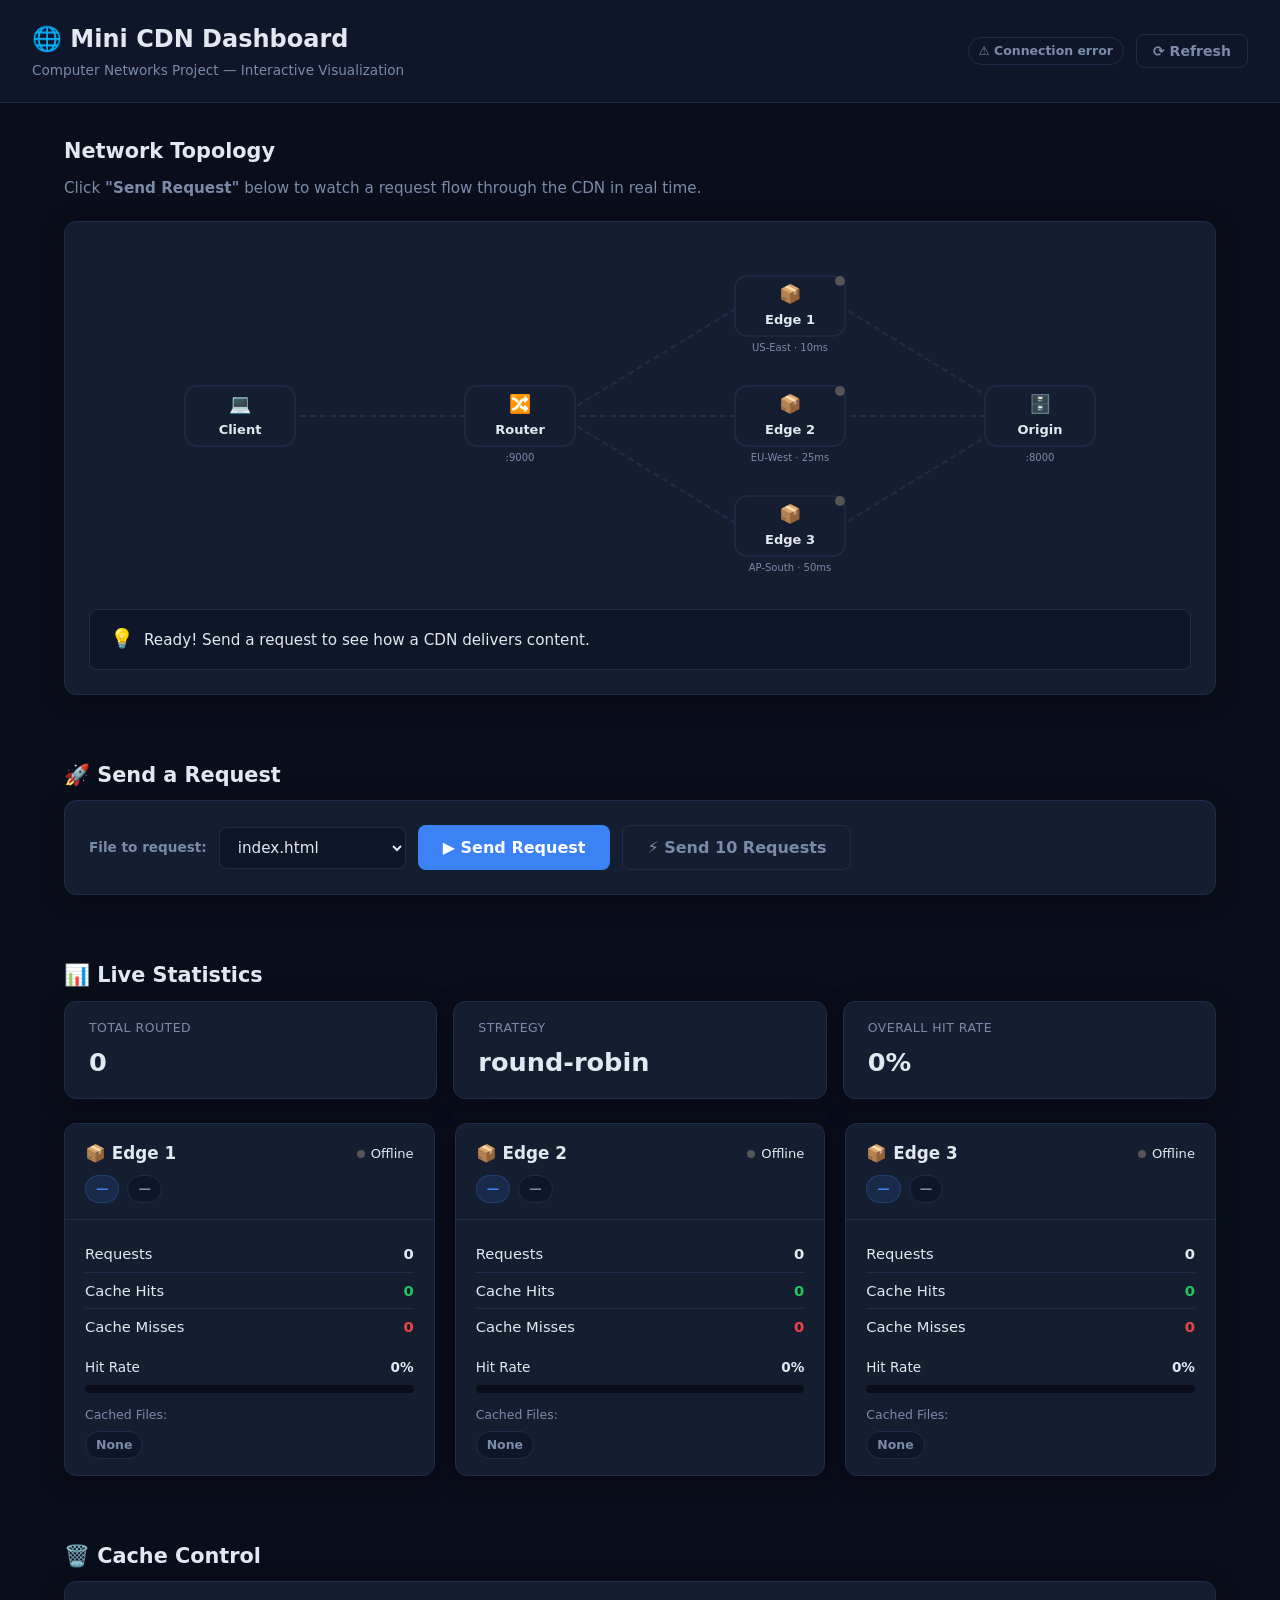
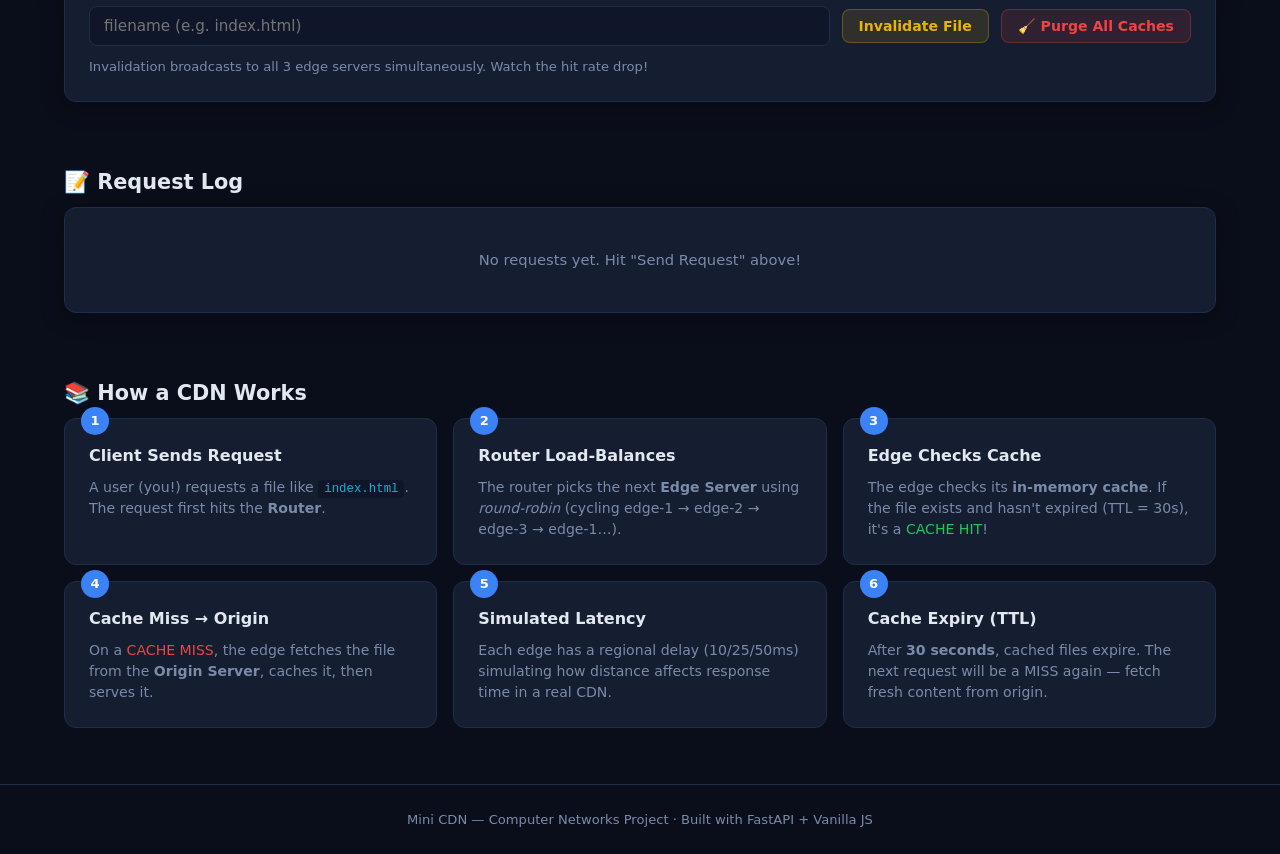
<file: dashboard/index.html>
<!DOCTYPE html>
<html lang="en">
<head>
  <meta charset="UTF-8" />
  <meta name="viewport" content="width=device-width, initial-scale=1.0" />
  <title>🌐 Mini CDN — Interactive Dashboard</title>
  <link rel="stylesheet" href="style.css" />
</head>
<body>

  <!-- ═══════════════════════════════════════════════════════ HEADER -->
  <header class="header">
    <div class="header-left">
      <h1>🌐 Mini CDN Dashboard</h1>
      <span class="subtitle">Computer Networks Project — Interactive Visualization</span>
    </div>
    <div class="header-right">
      <span id="last-updated" class="badge badge-muted">Connecting…</span>
      <button class="btn btn-secondary" onclick="fetchStats()" title="Refresh now">⟳ Refresh</button>
    </div>
  </header>

  <!-- ═══════════════════════════════════════════════════════ TOPOLOGY -->
  <section class="section">
    <h2 class="section-title">Network Topology</h2>
    <p class="section-desc">Click <strong>"Send Request"</strong> below to watch a request flow through the CDN in real time.</p>

    <div class="topology-container">
      <svg id="topology-svg" class="topology-svg" viewBox="0 0 1000 340" preserveAspectRatio="xMidYMid meet">
        <!-- Connection lines (drawn behind nodes) -->
        <!-- Client → Router -->
        <line id="line-client-router" x1="100" y1="170" x2="340" y2="170" class="topology-line" />
        <!-- Router → Edges -->
        <line id="line-router-edge1" x1="420" y1="170" x2="600" y2="60"  class="topology-line" />
        <line id="line-router-edge2" x1="420" y1="170" x2="600" y2="170" class="topology-line" />
        <line id="line-router-edge3" x1="420" y1="170" x2="600" y2="280" class="topology-line" />
        <!-- Edges → Origin -->
        <line id="line-edge1-origin" x1="700" y1="60"  x2="880" y2="170" class="topology-line" />
        <line id="line-edge2-origin" x1="700" y1="170" x2="880" y2="170" class="topology-line" />
        <line id="line-edge3-origin" x1="700" y1="280" x2="880" y2="170" class="topology-line" />

        <!-- Animated packets (hidden by default) -->
        <circle id="packet-fwd" r="6" class="packet packet-fwd" style="display:none" />
        <circle id="packet-back" r="6" class="packet packet-back" style="display:none" />

        <!-- Client node -->
        <g id="node-client" class="topology-node" transform="translate(100,170)">
          <rect x="-55" y="-30" width="110" height="60" rx="12" class="node-box node-client" />
          <text y="-6" class="node-icon">💻</text>
          <text y="18" class="node-label">Client</text>
        </g>

        <!-- Router node -->
        <g id="node-router" class="topology-node" transform="translate(380,170)">
          <rect x="-55" y="-30" width="110" height="60" rx="12" class="node-box node-router" />
          <text y="-6" class="node-icon">🔀</text>
          <text y="18" class="node-label">Router</text>
          <text y="45" class="node-detail">:9000</text>
        </g>

        <!-- Edge nodes -->
        <g id="node-edge-1" class="topology-node" transform="translate(650,60)">
          <rect x="-55" y="-30" width="110" height="60" rx="12" class="node-box node-edge" />
          <text y="-6" class="node-icon">📦</text>
          <text y="18" class="node-label">Edge 1</text>
          <text y="45" class="node-detail" id="topo-edge1-detail">US-East · 10ms</text>
          <circle cx="50" cy="-25" r="5" id="topo-edge1-dot" class="status-dot dot-offline" />
        </g>
        <g id="node-edge-2" class="topology-node" transform="translate(650,170)">
          <rect x="-55" y="-30" width="110" height="60" rx="12" class="node-box node-edge" />
          <text y="-6" class="node-icon">📦</text>
          <text y="18" class="node-label">Edge 2</text>
          <text y="45" class="node-detail" id="topo-edge2-detail">EU-West · 25ms</text>
          <circle cx="50" cy="-25" r="5" id="topo-edge2-dot" class="status-dot dot-offline" />
        </g>
        <g id="node-edge-3" class="topology-node" transform="translate(650,280)">
          <rect x="-55" y="-30" width="110" height="60" rx="12" class="node-box node-edge" />
          <text y="-6" class="node-icon">📦</text>
          <text y="18" class="node-label">Edge 3</text>
          <text y="45" class="node-detail" id="topo-edge3-detail">AP-South · 50ms</text>
          <circle cx="50" cy="-25" r="5" id="topo-edge3-dot" class="status-dot dot-offline" />
        </g>

        <!-- Origin node -->
        <g id="node-origin" class="topology-node" transform="translate(900,170)">
          <rect x="-55" y="-30" width="110" height="60" rx="12" class="node-box node-origin" />
          <text y="-6" class="node-icon">🗄️</text>
          <text y="18" class="node-label">Origin</text>
          <text y="45" class="node-detail">:8000</text>
        </g>
      </svg>

      <!-- Narration box below the topology -->
      <div id="narration" class="narration">
        <span class="narration-icon">💡</span>
        <span id="narration-text">Ready! Send a request to see how a CDN delivers content.</span>
      </div>
    </div>
  </section>

  <!-- ═══════════════════════════════════════════════════════ SEND REQUEST PANEL -->
  <section class="section">
    <h2 class="section-title">🚀 Send a Request</h2>
    <div class="request-panel">
      <div class="request-controls">
        <label class="field-label">File to request:</label>
        <select id="file-select" class="select-input">
          <optgroup label="HTML Pages">
            <option value="index.html">index.html</option>
            <option value="about.html">about.html</option>
            <option value="contact.html">contact.html</option>
            <option value="blog.html">blog.html</option>
            <option value="gallery.html">gallery.html</option>
            <option value="stats.html">stats.html</option>
            <option value="404.html">404.html</option>
          </optgroup>
          <optgroup label="Stylesheets">
            <option value="style.css">style.css</option>
            <option value="theme-dark.css">theme-dark.css</option>
          </optgroup>
          <optgroup label="JavaScript">
            <option value="script.js">script.js</option>
            <option value="app.js">app.js</option>
          </optgroup>
          <optgroup label="Data Files">
            <option value="api.json">api.json</option>
            <option value="data.json">data.json</option>
            <option value="analytics.csv">analytics.csv</option>
            <option value="docs.md">docs.md</option>
            <option value="robots.txt">robots.txt</option>
          </optgroup>
        </select>
        <button id="send-btn" class="btn btn-primary btn-lg" onclick="sendRequest()">
          ▶ Send Request
        </button>
        <button class="btn btn-secondary btn-lg" onclick="sendBurst()">
          ⚡ Send 10 Requests
        </button>
      </div>
      <div id="request-result" class="request-result hidden">
        <div class="result-row">
          <span class="result-label">Status</span>
          <span id="res-status" class="badge">—</span>
        </div>
        <div class="result-row">
          <span class="result-label">Cache</span>
          <span id="res-cache" class="badge">—</span>
        </div>
        <div class="result-row">
          <span class="result-label">Edge Server</span>
          <span id="res-edge" class="badge badge-blue">—</span>
        </div>
        <div class="result-row">
          <span class="result-label">Latency</span>
          <span id="res-latency" class="badge badge-muted">—</span>
        </div>
        <div class="result-row">
          <span class="result-label">Content-Type</span>
          <span id="res-ctype" class="badge badge-muted">—</span>
        </div>
      </div>
    </div>
  </section>

  <!-- ═══════════════════════════════════════════════════════ LIVE STATS -->
  <section class="section">
    <h2 class="section-title">📊 Live Statistics</h2>

    <!-- Router summary -->
    <div class="router-summary">
      <div class="stat-pill">
        <span class="stat-pill-label">Total Routed</span>
        <span class="stat-pill-value" id="total-requests">0</span>
      </div>
      <div class="stat-pill">
        <span class="stat-pill-label">Strategy</span>
        <span class="stat-pill-value" id="strategy">round-robin</span>
      </div>
      <div class="stat-pill">
        <span class="stat-pill-label">Overall Hit Rate</span>
        <span class="stat-pill-value" id="overall-hit-rate">0%</span>
      </div>
    </div>

    <!-- Edge cards grid -->
    <div class="edge-grid">
      <!-- Edge 1 -->
      <div class="card edge-card" id="card-edge-1">
        <div class="card-header">
          <div class="card-title-row">
            <span class="card-title">📦 Edge 1</span>
            <span class="status-indicator" id="status-edge-1">
              <span class="dot dot-offline"></span> Offline
            </span>
          </div>
          <div class="badge-row">
            <span class="badge badge-blue" id="region-edge-1">—</span>
            <span class="badge" id="latency-badge-edge-1">—</span>
          </div>
        </div>
        <div class="card-body">
          <div class="stat-row">
            <span>Requests</span>
            <strong id="reqs-edge-1">0</strong>
          </div>
          <div class="stat-row">
            <span>Cache Hits</span>
            <strong class="text-green" id="hits-edge-1">0</strong>
          </div>
          <div class="stat-row">
            <span>Cache Misses</span>
            <strong class="text-red" id="misses-edge-1">0</strong>
          </div>
          <div class="hit-rate-section">
            <div class="hit-rate-label">
              <span>Hit Rate</span>
              <strong id="hitrate-edge-1">0%</strong>
            </div>
            <div class="hit-rate-bar">
              <div class="hit-rate-fill" id="hitrate-fill-edge-1" style="width:0%"></div>
            </div>
          </div>
          <div class="cached-files-section">
            <span class="cached-label">Cached Files:</span>
            <div class="cached-files" id="cached-edge-1">
              <span class="badge badge-muted">None</span>
            </div>
          </div>
        </div>
      </div>

      <!-- Edge 2 -->
      <div class="card edge-card" id="card-edge-2">
        <div class="card-header">
          <div class="card-title-row">
            <span class="card-title">📦 Edge 2</span>
            <span class="status-indicator" id="status-edge-2">
              <span class="dot dot-offline"></span> Offline
            </span>
          </div>
          <div class="badge-row">
            <span class="badge badge-blue" id="region-edge-2">—</span>
            <span class="badge" id="latency-badge-edge-2">—</span>
          </div>
        </div>
        <div class="card-body">
          <div class="stat-row">
            <span>Requests</span>
            <strong id="reqs-edge-2">0</strong>
          </div>
          <div class="stat-row">
            <span>Cache Hits</span>
            <strong class="text-green" id="hits-edge-2">0</strong>
          </div>
          <div class="stat-row">
            <span>Cache Misses</span>
            <strong class="text-red" id="misses-edge-2">0</strong>
          </div>
          <div class="hit-rate-section">
            <div class="hit-rate-label">
              <span>Hit Rate</span>
              <strong id="hitrate-edge-2">0%</strong>
            </div>
            <div class="hit-rate-bar">
              <div class="hit-rate-fill" id="hitrate-fill-edge-2" style="width:0%"></div>
            </div>
          </div>
          <div class="cached-files-section">
            <span class="cached-label">Cached Files:</span>
            <div class="cached-files" id="cached-edge-2">
              <span class="badge badge-muted">None</span>
            </div>
          </div>
        </div>
      </div>

      <!-- Edge 3 -->
      <div class="card edge-card" id="card-edge-3">
        <div class="card-header">
          <div class="card-title-row">
            <span class="card-title">📦 Edge 3</span>
            <span class="status-indicator" id="status-edge-3">
              <span class="dot dot-offline"></span> Offline
            </span>
          </div>
          <div class="badge-row">
            <span class="badge badge-blue" id="region-edge-3">—</span>
            <span class="badge" id="latency-badge-edge-3">—</span>
          </div>
        </div>
        <div class="card-body">
          <div class="stat-row">
            <span>Requests</span>
            <strong id="reqs-edge-3">0</strong>
          </div>
          <div class="stat-row">
            <span>Cache Hits</span>
            <strong class="text-green" id="hits-edge-3">0</strong>
          </div>
          <div class="stat-row">
            <span>Cache Misses</span>
            <strong class="text-red" id="misses-edge-3">0</strong>
          </div>
          <div class="hit-rate-section">
            <div class="hit-rate-label">
              <span>Hit Rate</span>
              <strong id="hitrate-edge-3">0%</strong>
            </div>
            <div class="hit-rate-bar">
              <div class="hit-rate-fill" id="hitrate-fill-edge-3" style="width:0%"></div>
            </div>
          </div>
          <div class="cached-files-section">
            <span class="cached-label">Cached Files:</span>
            <div class="cached-files" id="cached-edge-3">
              <span class="badge badge-muted">None</span>
            </div>
          </div>
        </div>
      </div>
    </div>
  </section>

  <!-- ═══════════════════════════════════════════════════════ CACHE CONTROL -->
  <section class="section">
    <h2 class="section-title">🗑️ Cache Control</h2>
    <div class="cache-control-panel">
      <div class="cache-control-row">
        <input type="text" id="invalidate-input" class="text-input" placeholder="filename (e.g. index.html)" />
        <button class="btn btn-warning" onclick="invalidateFile()">Invalidate File</button>
        <button class="btn btn-danger" onclick="invalidateAll()">🧹 Purge All Caches</button>
      </div>
      <p class="cache-hint">Invalidation broadcasts to all 3 edge servers simultaneously. Watch the hit rate drop!</p>
    </div>
  </section>

  <!-- ═══════════════════════════════════════════════════════ REQUEST LOG -->
  <section class="section">
    <h2 class="section-title">📝 Request Log</h2>
    <div class="log-container" id="log-container">
      <div class="log-empty">No requests yet. Hit "Send Request" above!</div>
    </div>
  </section>

  <!-- ═══════════════════════════════════════════════════════ HOW IT WORKS -->
  <section class="section">
    <h2 class="section-title">📚 How a CDN Works</h2>
    <div class="explainer-grid">
      <div class="explainer-card">
        <div class="explainer-num">1</div>
        <h3>Client Sends Request</h3>
        <p>A user (you!) requests a file like <code>index.html</code>. The request first hits the <strong>Router</strong>.</p>
      </div>
      <div class="explainer-card">
        <div class="explainer-num">2</div>
        <h3>Router Load-Balances</h3>
        <p>The router picks the next <strong>Edge Server</strong> using <em>round-robin</em> (cycling edge-1 → edge-2 → edge-3 → edge-1…).</p>
      </div>
      <div class="explainer-card">
        <div class="explainer-num">3</div>
        <h3>Edge Checks Cache</h3>
        <p>The edge checks its <strong>in-memory cache</strong>. If the file exists and hasn't expired (TTL = 30s), it's a <span class="text-green">CACHE HIT</span>!</p>
      </div>
      <div class="explainer-card">
        <div class="explainer-num">4</div>
        <h3>Cache Miss → Origin</h3>
        <p>On a <span class="text-red">CACHE MISS</span>, the edge fetches the file from the <strong>Origin Server</strong>, caches it, then serves it.</p>
      </div>
      <div class="explainer-card">
        <div class="explainer-num">5</div>
        <h3>Simulated Latency</h3>
        <p>Each edge has a regional delay (10/25/50ms) simulating how distance affects response time in a real CDN.</p>
      </div>
      <div class="explainer-card">
        <div class="explainer-num">6</div>
        <h3>Cache Expiry (TTL)</h3>
        <p>After <strong>30 seconds</strong>, cached files expire. The next request will be a MISS again — fetch fresh content from origin.</p>
      </div>
    </div>
  </section>

  <footer class="footer">
    <p>Mini CDN — Computer Networks Project · Built with FastAPI + Vanilla JS</p>
  </footer>

  <script src="script.js"></script>
</body>
</html>
</file>
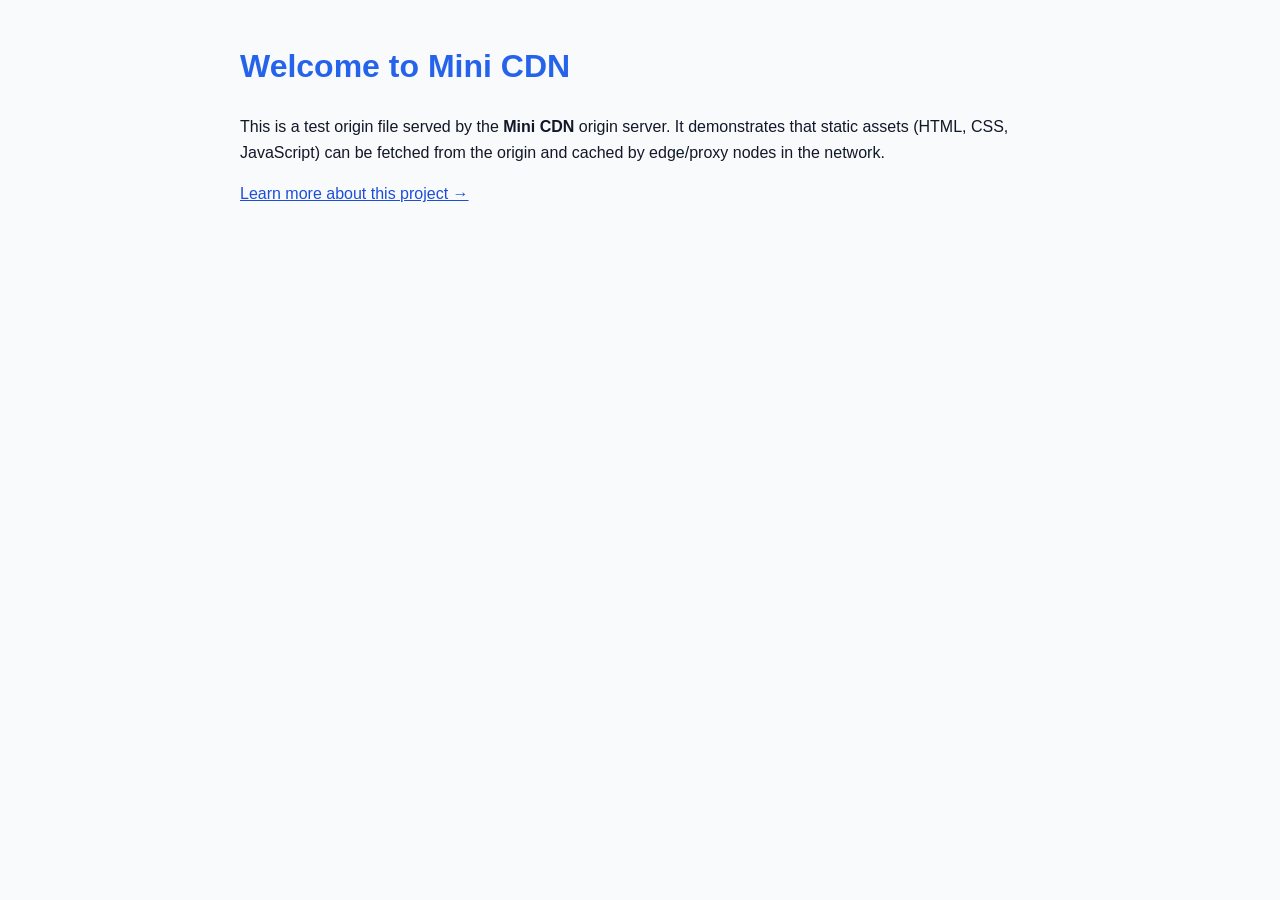
<file: origin/files/index.html>
<!DOCTYPE html>
<html lang="en">
<head>
  <meta charset="UTF-8" />
  <meta name="viewport" content="width=device-width, initial-scale=1.0" />
  <title>Mini CDN — Test Page</title>

  <!-- Stylesheet served through the CDN / origin -->
  <link rel="stylesheet" href="style.css" />
</head>
<body>

  <h1>Welcome to Mini CDN</h1>

  <p>
    This is a test origin file served by the <strong>Mini CDN</strong> origin
    server.  It demonstrates that static assets (HTML, CSS, JavaScript) can be
    fetched from the origin and cached by edge/proxy nodes in the network.
  </p>

  <p>
    <a href="about.html">Learn more about this project →</a>
  </p>

  <!-- JavaScript served through the CDN / origin -->
  <script src="script.js"></script>
</body>
</html>
</file>
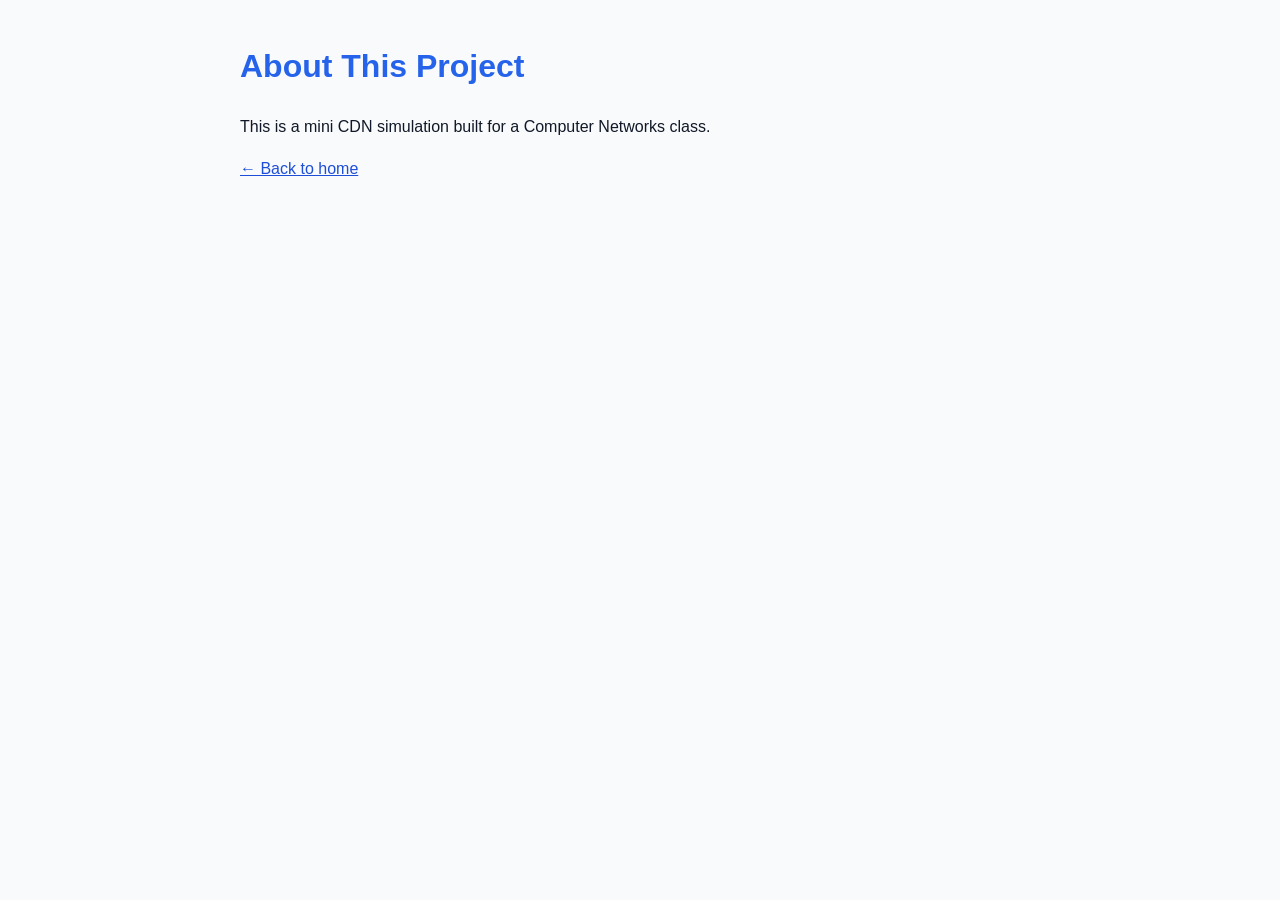
<file: origin/files/about.html>
<!DOCTYPE html>
<html lang="en">
<head>
  <meta charset="UTF-8" />
  <meta name="viewport" content="width=device-width, initial-scale=1.0" />
  <title>About — Mini CDN</title>

  <!-- Stylesheet served through the CDN / origin -->
  <link rel="stylesheet" href="style.css" />
</head>
<body>

  <h1>About This Project</h1>

  <p>
    This is a mini CDN simulation built for a Computer Networks class.
  </p>

  <p>
    <a href="index.html">← Back to home</a>
  </p>

  <!-- JavaScript served through the CDN / origin -->
  <script src="script.js"></script>
</body>
</html>
</file>
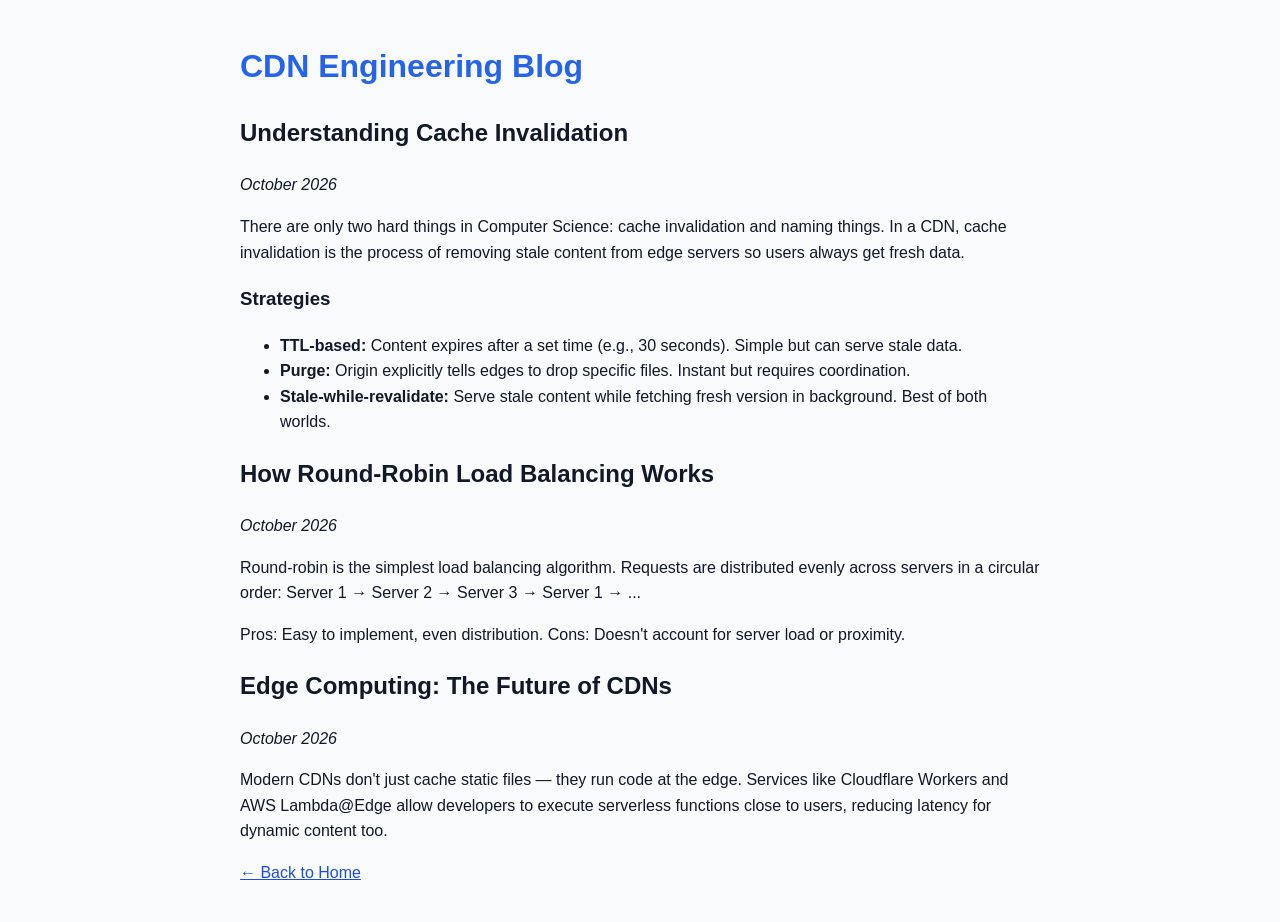
<file: origin/files/blog.html>
<!DOCTYPE html>
<html lang="en">
<head>
  <meta charset="UTF-8">
  <title>Blog — Mini CDN</title>
  <link rel="stylesheet" href="style.css">
</head>
<body>
  <h1>CDN Engineering Blog</h1>
  <article>
    <h2>Understanding Cache Invalidation</h2>
    <p><em>October 2026</em></p>
    <p>There are only two hard things in Computer Science: cache invalidation and naming things. In a CDN, cache invalidation is the process of removing stale content from edge servers so users always get fresh data.</p>
    <h3>Strategies</h3>
    <ul>
      <li><strong>TTL-based:</strong> Content expires after a set time (e.g., 30 seconds). Simple but can serve stale data.</li>
      <li><strong>Purge:</strong> Origin explicitly tells edges to drop specific files. Instant but requires coordination.</li>
      <li><strong>Stale-while-revalidate:</strong> Serve stale content while fetching fresh version in background. Best of both worlds.</li>
    </ul>
  </article>
  <article>
    <h2>How Round-Robin Load Balancing Works</h2>
    <p><em>October 2026</em></p>
    <p>Round-robin is the simplest load balancing algorithm. Requests are distributed evenly across servers in a circular order: Server 1 → Server 2 → Server 3 → Server 1 → ...</p>
    <p>Pros: Easy to implement, even distribution. Cons: Doesn't account for server load or proximity.</p>
  </article>
  <article>
    <h2>Edge Computing: The Future of CDNs</h2>
    <p><em>October 2026</em></p>
    <p>Modern CDNs don't just cache static files — they run code at the edge. Services like Cloudflare Workers and AWS Lambda@Edge allow developers to execute serverless functions close to users, reducing latency for dynamic content too.</p>
  </article>
  <p><a href="index.html">← Back to Home</a></p>
  <script src="script.js"></script>
</body>
</html>
</file>
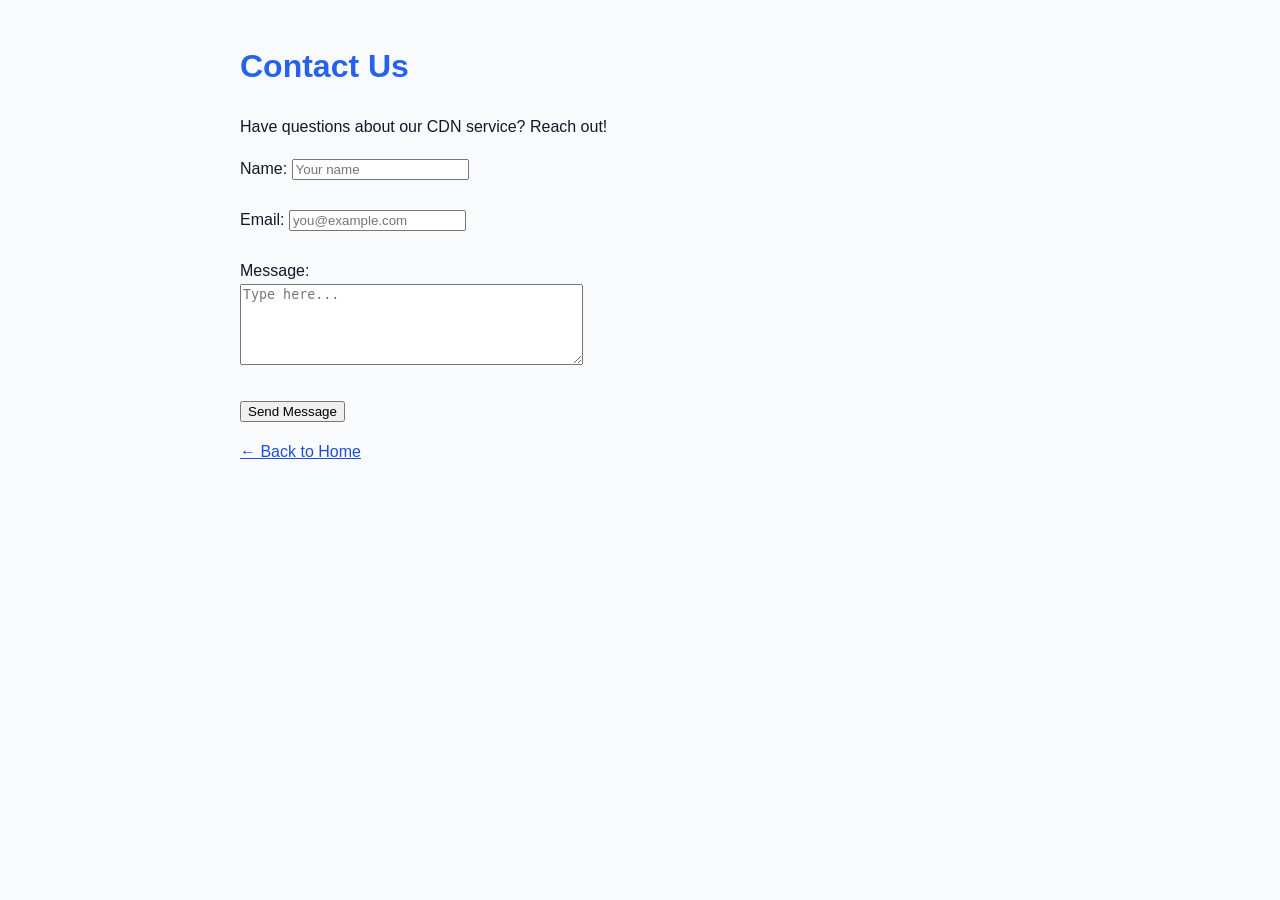
<file: origin/files/contact.html>
<!DOCTYPE html>
<html lang="en">
<head>
  <meta charset="UTF-8">
  <title>Contact — Mini CDN</title>
  <link rel="stylesheet" href="style.css">
</head>
<body>
  <h1>Contact Us</h1>
  <p>Have questions about our CDN service? Reach out!</p>
  <form>
    <label>Name: <input type="text" placeholder="Your name"></label><br><br>
    <label>Email: <input type="email" placeholder="you@example.com"></label><br><br>
    <label>Message:<br><textarea rows="5" cols="40" placeholder="Type here..."></textarea></label><br><br>
    <button type="submit">Send Message</button>
  </form>
  <p><a href="index.html">← Back to Home</a></p>
  <script src="script.js"></script>
</body>
</html>
</file>
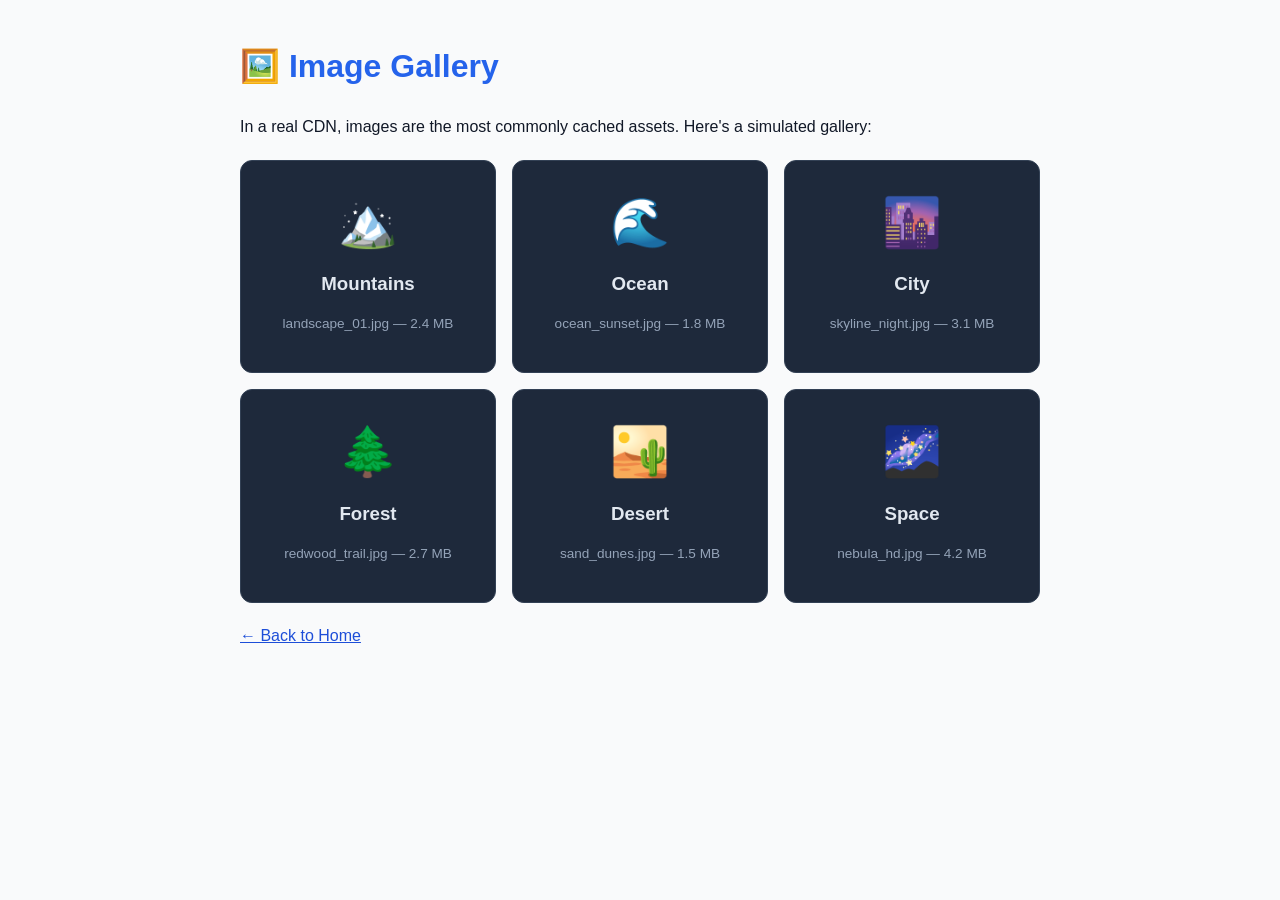
<file: origin/files/gallery.html>
<!DOCTYPE html>
<html lang="en">
<head>
  <meta charset="UTF-8">
  <title>Gallery — Mini CDN</title>
  <link rel="stylesheet" href="style.css">
  <style>
    .gallery { display: grid; grid-template-columns: repeat(3, 1fr); gap: 16px; margin: 20px 0; }
    .gallery-item {
      background: #1e293b; border: 1px solid #334155; border-radius: 12px;
      padding: 24px; text-align: center; color: #e2e8f0;
    }
    .gallery-item .emoji { font-size: 48px; margin-bottom: 8px; }
    .gallery-item h3 { margin: 8px 0 4px; }
    .gallery-item p { color: #94a3b8; font-size: 0.85rem; }
  </style>
</head>
<body>
  <h1>🖼️ Image Gallery</h1>
  <p>In a real CDN, images are the most commonly cached assets. Here's a simulated gallery:</p>
  <div class="gallery">
    <div class="gallery-item"><div class="emoji">🏔️</div><h3>Mountains</h3><p>landscape_01.jpg — 2.4 MB</p></div>
    <div class="gallery-item"><div class="emoji">🌊</div><h3>Ocean</h3><p>ocean_sunset.jpg — 1.8 MB</p></div>
    <div class="gallery-item"><div class="emoji">🌆</div><h3>City</h3><p>skyline_night.jpg — 3.1 MB</p></div>
    <div class="gallery-item"><div class="emoji">🌲</div><h3>Forest</h3><p>redwood_trail.jpg — 2.7 MB</p></div>
    <div class="gallery-item"><div class="emoji">🏜️</div><h3>Desert</h3><p>sand_dunes.jpg — 1.5 MB</p></div>
    <div class="gallery-item"><div class="emoji">🌌</div><h3>Space</h3><p>nebula_hd.jpg — 4.2 MB</p></div>
  </div>
  <p><a href="index.html">← Back to Home</a></p>
  <script src="script.js"></script>
</body>
</html>
</file>
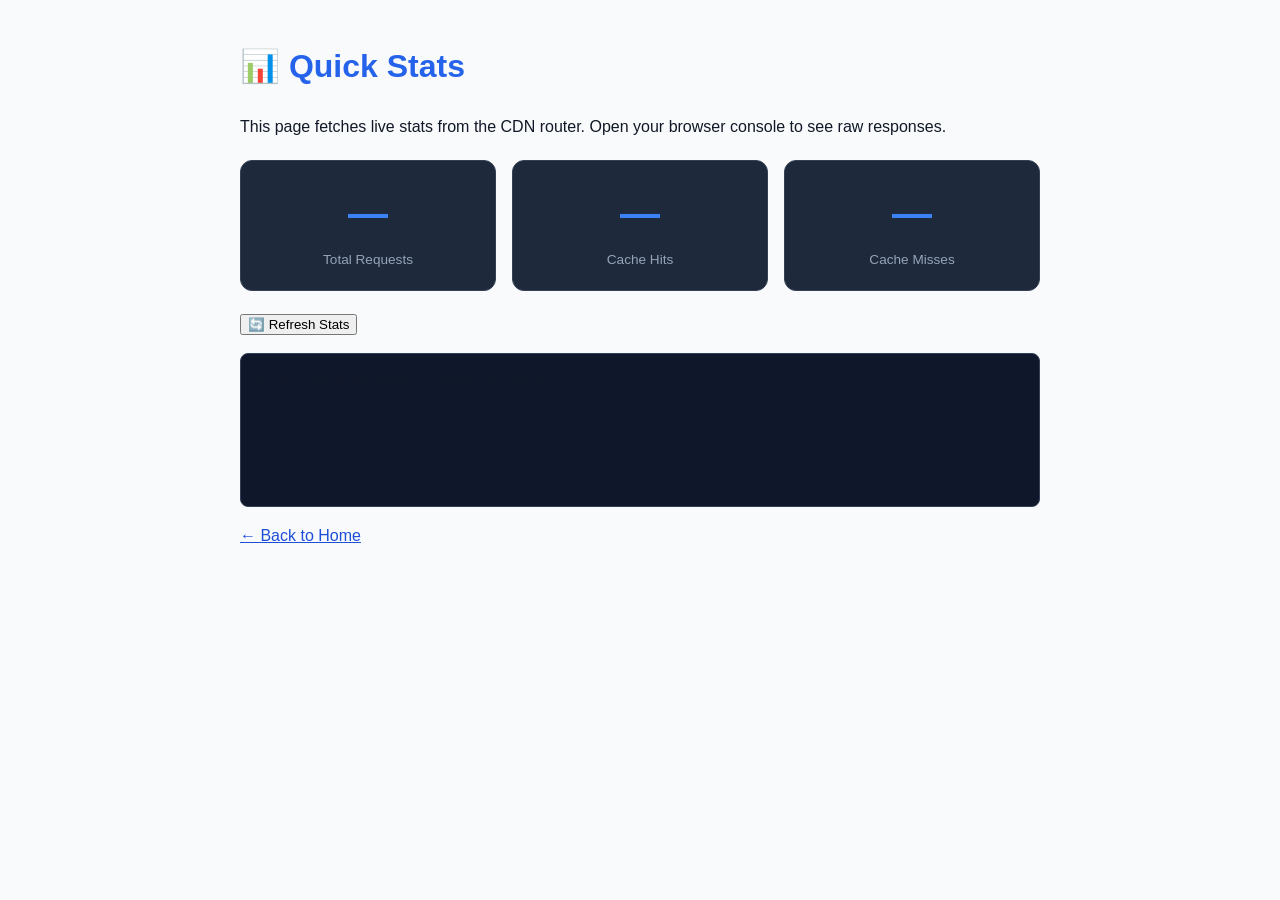
<file: origin/files/stats.html>
<!DOCTYPE html>
<html lang="en">
<head>
  <meta charset="UTF-8">
  <title>Dashboard Embed — Mini CDN</title>
  <link rel="stylesheet" href="style.css">
  <style>
    .stats-grid { display: grid; grid-template-columns: repeat(3, 1fr); gap: 16px; margin: 20px 0; }
    .stat-card {
      background: #1e293b; border: 1px solid #334155; border-radius: 12px;
      padding: 20px; text-align: center;
    }
    .stat-value { font-size: 2.5rem; font-weight: 800; color: #3b82f6; }
    .stat-label { color: #94a3b8; font-size: 0.85rem; margin-top: 4px; }
    .status-badge { padding: 4px 12px; border-radius: 20px; font-size: 0.8rem; font-weight: 600; }
    .status-ok { background: rgba(34,197,94,0.15); color: #22c55e; }
    .status-down { background: rgba(239,68,68,0.15); color: #ef4444; }
    #output { background: #0f172a; border: 1px solid #334155; border-radius: 8px; padding: 16px; font-family: monospace; white-space: pre-wrap; min-height: 120px; margin-top: 16px; }
  </style>
</head>
<body>
  <h1>📊 Quick Stats</h1>
  <p>This page fetches live stats from the CDN router. Open your browser console to see raw responses.</p>

  <div class="stats-grid">
    <div class="stat-card">
      <div class="stat-value" id="s-total">—</div>
      <div class="stat-label">Total Requests</div>
    </div>
    <div class="stat-card">
      <div class="stat-value" id="s-hits">—</div>
      <div class="stat-label">Cache Hits</div>
    </div>
    <div class="stat-card">
      <div class="stat-value" id="s-misses">—</div>
      <div class="stat-label">Cache Misses</div>
    </div>
  </div>

  <button onclick="loadStats()">🔄 Refresh Stats</button>
  <div id="output">Click "Refresh Stats" to load...</div>

  <p><a href="index.html">← Back to Home</a></p>

  <script>
    async function loadStats() {
      const out = document.getElementById('output');
      try {
        const res = await fetch('http://127.0.0.1:9000/stats');
        const data = await res.json();
        console.log('CDN Stats:', data);
        out.textContent = JSON.stringify(data, null, 2);

        let totalHits = 0, totalMisses = 0;
        const edges = data.edge_stats || {};
        for (const id in edges) {
          totalHits += edges[id].cache_hits || 0;
          totalMisses += edges[id].cache_misses || 0;
        }
        document.getElementById('s-total').textContent = data.total_requests || 0;
        document.getElementById('s-hits').textContent = totalHits;
        document.getElementById('s-misses').textContent = totalMisses;
      } catch (e) {
        out.textContent = 'Error fetching stats: ' + e.message;
      }
    }
    loadStats();
  </script>
</body>
</html>
</file>
<file: dashboard/style.css>
/* ═══════════════════════════════════════════════════════════
   Mini CDN Dashboard — Dark Theme Stylesheet
   ═══════════════════════════════════════════════════════════ */

/* ── CSS Variables ──────────────────────────────────────── */
:root {
  --bg:       #0a0e1a;
  --bg-alt:   #0f1629;
  --card:     #151d30;
  --card-hover: #1a2540;
  --border:   #1e2d4a;
  --text:     #e2e8f0;
  --text-dim: #7a8baa;
  --green:    #22c55e;
  --green-bg: rgba(34,197,94,0.12);
  --red:      #ef4444;
  --red-bg:   rgba(239,68,68,0.12);
  --yellow:   #eab308;
  --yellow-bg:rgba(234,179,8,0.12);
  --blue:     #3b82f6;
  --blue-bg:  rgba(59,130,246,0.12);
  --purple:   #a855f7;
  --purple-bg:rgba(168,85,247,0.12);
  --cyan:     #06b6d4;
  --orange:   #f97316;
  --radius:   12px;
  --radius-sm: 8px;
  --shadow:   0 4px 24px rgba(0,0,0,0.3);
  --font:     'Segoe UI', system-ui, -apple-system, sans-serif;
  --mono:     'Cascadia Code', 'Fira Code', 'Consolas', monospace;
}

/* ── Reset & Base ───────────────────────────────────────── */
*, *::before, *::after { box-sizing: border-box; margin: 0; padding: 0; }

body {
  font-family: var(--font);
  background: var(--bg);
  color: var(--text);
  line-height: 1.6;
  min-height: 100vh;
}

code {
  font-family: var(--mono);
  background: var(--bg-alt);
  padding: 2px 6px;
  border-radius: 4px;
  font-size: 0.88em;
  color: var(--cyan);
}

/* ── Header ─────────────────────────────────────────────── */
.header {
  display: flex;
  align-items: center;
  justify-content: space-between;
  padding: 20px 32px;
  background: var(--bg-alt);
  border-bottom: 1px solid var(--border);
  position: sticky;
  top: 0;
  z-index: 100;
  backdrop-filter: blur(12px);
}
.header h1 { font-size: 1.5rem; font-weight: 700; }
.subtitle { color: var(--text-dim); font-size: 0.85rem; display: block; margin-top: 2px; }
.header-right { display: flex; align-items: center; gap: 12px; }

/* ── Sections ───────────────────────────────────────────── */
.section {
  max-width: 1200px;
  margin: 0 auto;
  padding: 32px 24px;
}
.section-title {
  font-size: 1.3rem;
  font-weight: 700;
  margin-bottom: 8px;
}
.section-desc {
  color: var(--text-dim);
  margin-bottom: 20px;
  font-size: 0.95rem;
}

/* ── Cards ──────────────────────────────────────────────── */
.card {
  background: var(--card);
  border: 1px solid var(--border);
  border-radius: var(--radius);
  box-shadow: var(--shadow);
  transition: background 0.2s, border-color 0.2s, transform 0.2s;
}
.card:hover {
  background: var(--card-hover);
  border-color: #2a3d60;
  transform: translateY(-2px);
}
.card-header {
  padding: 16px 20px;
  border-bottom: 1px solid var(--border);
}
.card-title-row {
  display: flex;
  align-items: center;
  justify-content: space-between;
  margin-bottom: 8px;
}
.card-title { font-weight: 700; font-size: 1.05rem; }
.badge-row { display: flex; gap: 8px; flex-wrap: wrap; }
.card-body { padding: 16px 20px; }

/* ── Badges ─────────────────────────────────────────────── */
.badge {
  display: inline-flex;
  align-items: center;
  padding: 3px 10px;
  border-radius: 20px;
  font-size: 0.78rem;
  font-weight: 600;
  background: var(--bg-alt);
  color: var(--text-dim);
  border: 1px solid var(--border);
  white-space: nowrap;
}
.badge-green  { background: var(--green-bg); color: var(--green); border-color: rgba(34,197,94,0.25); }
.badge-red    { background: var(--red-bg);   color: var(--red);   border-color: rgba(239,68,68,0.25); }
.badge-yellow { background: var(--yellow-bg);color: var(--yellow);border-color: rgba(234,179,8,0.25); }
.badge-blue   { background: var(--blue-bg);  color: var(--blue);  border-color: rgba(59,130,246,0.25); }
.badge-purple { background: var(--purple-bg);color: var(--purple);border-color: rgba(168,85,247,0.25); }
.badge-muted  { color: var(--text-dim); }

/* ── Buttons ────────────────────────────────────────────── */
.btn {
  display: inline-flex;
  align-items: center;
  gap: 6px;
  padding: 8px 16px;
  border-radius: var(--radius-sm);
  border: 1px solid transparent;
  font-size: 0.88rem;
  font-weight: 600;
  cursor: pointer;
  transition: all 0.15s;
  font-family: var(--font);
}
.btn:active { transform: scale(0.97); }
.btn-primary   { background: var(--blue);   color: #fff; }
.btn-primary:hover { background: #2563eb; }
.btn-secondary { background: transparent; color: var(--text-dim); border-color: var(--border); }
.btn-secondary:hover { border-color: var(--text-dim); color: var(--text); }
.btn-warning   { background: var(--yellow-bg); color: var(--yellow); border-color: rgba(234,179,8,0.3); }
.btn-warning:hover { background: rgba(234,179,8,0.2); }
.btn-danger    { background: var(--red-bg); color: var(--red); border-color: rgba(239,68,68,0.3); }
.btn-danger:hover  { background: rgba(239,68,68,0.2); }
.btn-lg { padding: 12px 24px; font-size: 1rem; }
.btn:disabled { opacity: 0.4; pointer-events: none; }

/* ── Inputs ─────────────────────────────────────────────── */
.select-input, .text-input {
  background: var(--bg-alt);
  border: 1px solid var(--border);
  color: var(--text);
  padding: 10px 14px;
  border-radius: var(--radius-sm);
  font-size: 0.95rem;
  font-family: var(--font);
  outline: none;
  transition: border-color 0.15s;
}
.select-input:focus, .text-input:focus { border-color: var(--blue); }
.field-label { font-size: 0.85rem; color: var(--text-dim); font-weight: 600; }

/* ═══════════════════════════════════════════════════════════
   TOPOLOGY
   ═══════════════════════════════════════════════════════════ */
.topology-container {
  background: var(--card);
  border: 1px solid var(--border);
  border-radius: var(--radius);
  padding: 24px;
  box-shadow: var(--shadow);
}
.topology-svg {
  width: 100%;
  height: auto;
  max-height: 340px;
}
.topology-line {
  stroke: var(--border);
  stroke-width: 2;
  stroke-dasharray: 6 4;
  transition: stroke 0.3s;
}
.topology-line.active {
  stroke: var(--blue);
  stroke-width: 3;
  stroke-dasharray: none;
  filter: drop-shadow(0 0 6px rgba(59,130,246,0.5));
}
.topology-line.active-miss {
  stroke: var(--orange);
  stroke-width: 3;
  stroke-dasharray: none;
  filter: drop-shadow(0 0 6px rgba(249,115,22,0.5));
}
.topology-line.active-return {
  stroke: var(--green);
  stroke-width: 3;
  stroke-dasharray: none;
  filter: drop-shadow(0 0 6px rgba(34,197,94,0.5));
}

/* Nodes */
.node-box {
  fill: var(--card);
  stroke: var(--border);
  stroke-width: 1.5;
  transition: all 0.3s;
}
.node-box.glow-blue   { stroke: var(--blue);   fill: rgba(59,130,246,0.08); filter: drop-shadow(0 0 10px rgba(59,130,246,0.4)); }
.node-box.glow-green  { stroke: var(--green);  fill: rgba(34,197,94,0.08);  filter: drop-shadow(0 0 10px rgba(34,197,94,0.4)); }
.node-box.glow-orange { stroke: var(--orange); fill: rgba(249,115,22,0.08); filter: drop-shadow(0 0 10px rgba(249,115,22,0.4)); }
.node-box.glow-red    { stroke: var(--red);    fill: rgba(239,68,68,0.08);  filter: drop-shadow(0 0 10px rgba(239,68,68,0.4)); }

.node-icon { text-anchor: middle; font-size: 18px; }
.node-label { text-anchor: middle; fill: var(--text); font-size: 13px; font-weight: 700; }
.node-detail { text-anchor: middle; fill: var(--text-dim); font-size: 10px; }

/* Animated packet */
.packet { opacity: 0; }
.packet-fwd  { fill: var(--blue); filter: drop-shadow(0 0 8px rgba(59,130,246,0.8)); }
.packet-back { fill: var(--green); filter: drop-shadow(0 0 8px rgba(34,197,94,0.8)); }

@keyframes pulse-glow {
  0%, 100% { opacity: 1; }
  50% { opacity: 0.5; }
}

/* ── Narration ──────────────────────────────────────────── */
.narration {
  margin-top: 16px;
  padding: 14px 20px;
  background: var(--bg-alt);
  border: 1px solid var(--border);
  border-radius: var(--radius-sm);
  font-size: 0.95rem;
  display: flex;
  align-items: center;
  gap: 10px;
  min-height: 52px;
  transition: border-color 0.3s, background 0.3s;
}
.narration.narration-hit {
  border-color: rgba(34,197,94,0.3);
  background: rgba(34,197,94,0.06);
}
.narration.narration-miss {
  border-color: rgba(249,115,22,0.3);
  background: rgba(249,115,22,0.06);
}
.narration-icon { font-size: 1.2rem; flex-shrink: 0; }

/* ═══════════════════════════════════════════════════════════
   SEND REQUEST PANEL
   ═══════════════════════════════════════════════════════════ */
.request-panel {
  background: var(--card);
  border: 1px solid var(--border);
  border-radius: var(--radius);
  padding: 24px;
  box-shadow: var(--shadow);
}
.request-controls {
  display: flex;
  align-items: center;
  gap: 12px;
  flex-wrap: wrap;
}
.request-result {
  margin-top: 16px;
  display: grid;
  grid-template-columns: repeat(auto-fit, minmax(150px, 1fr));
  gap: 12px;
  padding-top: 16px;
  border-top: 1px solid var(--border);
}
.request-result.hidden { display: none; }
.result-row {
  display: flex;
  flex-direction: column;
  gap: 4px;
}
.result-label { font-size: 0.78rem; color: var(--text-dim); font-weight: 600; text-transform: uppercase; letter-spacing: 0.5px; }

/* ═══════════════════════════════════════════════════════════
   LIVE STATS
   ═══════════════════════════════════════════════════════════ */
.router-summary {
  display: flex;
  gap: 16px;
  flex-wrap: wrap;
  margin-bottom: 24px;
}
.stat-pill {
  background: var(--card);
  border: 1px solid var(--border);
  border-radius: var(--radius);
  padding: 16px 24px;
  flex: 1;
  min-width: 160px;
  box-shadow: var(--shadow);
}
.stat-pill-label { font-size: 0.78rem; color: var(--text-dim); text-transform: uppercase; letter-spacing: 0.5px; display: block; }
.stat-pill-value { font-size: 1.6rem; font-weight: 800; display: block; margin-top: 4px; }

/* Edge grid */
.edge-grid {
  display: grid;
  grid-template-columns: repeat(3, 1fr);
  gap: 20px;
}
@media (max-width: 900px) { .edge-grid { grid-template-columns: repeat(2, 1fr); } }
@media (max-width: 600px) { .edge-grid { grid-template-columns: 1fr; } }

.stat-row {
  display: flex;
  justify-content: space-between;
  padding: 6px 0;
  font-size: 0.92rem;
}
.stat-row + .stat-row { border-top: 1px solid var(--border); }
.text-green { color: var(--green); }
.text-red   { color: var(--red); }

/* Hit rate bar */
.hit-rate-section { margin-top: 12px; }
.hit-rate-label { display: flex; justify-content: space-between; font-size: 0.85rem; margin-bottom: 6px; }
.hit-rate-bar {
  height: 8px;
  background: var(--bg);
  border-radius: 4px;
  overflow: hidden;
}
.hit-rate-fill {
  height: 100%;
  border-radius: 4px;
  background: linear-gradient(90deg, var(--green), #4ade80);
  transition: width 0.6s ease;
}

/* Cached files */
.cached-files-section { margin-top: 12px; }
.cached-label { font-size: 0.78rem; color: var(--text-dim); display: block; margin-bottom: 6px; }
.cached-files { display: flex; flex-wrap: wrap; gap: 6px; }

/* Status dot & indicator */
.status-indicator { font-size: 0.82rem; display: flex; align-items: center; gap: 6px; }
.dot {
  width: 8px;
  height: 8px;
  border-radius: 50%;
  display: inline-block;
}
.dot-online  { background: var(--green); box-shadow: 0 0 6px var(--green); }
.dot-offline { background: #555; }
.status-dot { transition: fill 0.3s; }

/* SVG topology status dots */
svg .dot-online  { fill: var(--green); }
svg .dot-offline { fill: #555; }

/* ═══════════════════════════════════════════════════════════
   CACHE CONTROL
   ═══════════════════════════════════════════════════════════ */
.cache-control-panel {
  background: var(--card);
  border: 1px solid var(--border);
  border-radius: var(--radius);
  padding: 24px;
  box-shadow: var(--shadow);
}
.cache-control-row {
  display: flex;
  gap: 12px;
  flex-wrap: wrap;
  align-items: center;
}
.cache-control-row .text-input { flex: 1; min-width: 180px; }
.cache-hint { color: var(--text-dim); font-size: 0.82rem; margin-top: 10px; }

/* ═══════════════════════════════════════════════════════════
   REQUEST LOG
   ═══════════════════════════════════════════════════════════ */
.log-container {
  background: var(--card);
  border: 1px solid var(--border);
  border-radius: var(--radius);
  padding: 8px;
  max-height: 360px;
  overflow-y: auto;
  box-shadow: var(--shadow);
}
.log-container::-webkit-scrollbar { width: 6px; }
.log-container::-webkit-scrollbar-track { background: transparent; }
.log-container::-webkit-scrollbar-thumb { background: var(--border); border-radius: 3px; }

.log-empty {
  text-align: center;
  color: var(--text-dim);
  padding: 32px;
  font-size: 0.92rem;
}
.log-entry {
  display: flex;
  align-items: center;
  gap: 12px;
  padding: 10px 14px;
  border-radius: var(--radius-sm);
  font-size: 0.85rem;
  transition: background 0.15s;
}
.log-entry:hover { background: var(--bg-alt); }
.log-entry + .log-entry { border-top: 1px solid rgba(255,255,255,0.04); }
.log-time { color: var(--text-dim); font-family: var(--mono); font-size: 0.8rem; white-space: nowrap; }
.log-file { font-weight: 600; min-width: 100px; }
.log-edge { color: var(--blue); min-width: 60px; }
.log-latency { color: var(--text-dim); font-family: var(--mono); font-size: 0.8rem; }

/* log entry enter animation */
@keyframes logSlideIn {
  from { opacity: 0; transform: translateY(-8px); }
  to   { opacity: 1; transform: translateY(0); }
}
.log-entry-new { animation: logSlideIn 0.3s ease; }

/* ═══════════════════════════════════════════════════════════
   HOW IT WORKS — EXPLAINER
   ═══════════════════════════════════════════════════════════ */
.explainer-grid {
  display: grid;
  grid-template-columns: repeat(3, 1fr);
  gap: 16px;
}
@media (max-width: 900px) { .explainer-grid { grid-template-columns: repeat(2, 1fr); } }
@media (max-width: 600px) { .explainer-grid { grid-template-columns: 1fr; } }

.explainer-card {
  background: var(--card);
  border: 1px solid var(--border);
  border-radius: var(--radius);
  padding: 24px;
  position: relative;
  transition: border-color 0.2s;
}
.explainer-card:hover { border-color: var(--blue); }
.explainer-card h3 { font-size: 1rem; margin-bottom: 8px; }
.explainer-card p { color: var(--text-dim); font-size: 0.88rem; line-height: 1.5; }
.explainer-num {
  position: absolute;
  top: -12px;
  left: 16px;
  width: 28px;
  height: 28px;
  background: var(--blue);
  color: #fff;
  border-radius: 50%;
  display: flex;
  align-items: center;
  justify-content: center;
  font-size: 0.82rem;
  font-weight: 800;
}

/* ═══════════════════════════════════════════════════════════
   FOOTER
   ═══════════════════════════════════════════════════════════ */
.footer {
  text-align: center;
  padding: 24px;
  color: var(--text-dim);
  font-size: 0.82rem;
  border-top: 1px solid var(--border);
  margin-top: 24px;
}
</file>
<file: origin/files/style.css>
/* style.css — global styles for the Mini CDN test pages */

/* Page layout: readable single-column, centred. */
body {
  font-family: sans-serif;
  max-width: 800px;
  margin: 0 auto;       /* centre horizontally */
  padding: 20px;
  line-height: 1.6;
  color: #111827;       /* near-black for body text */
  background-color: #f9fafb;
}

/* Primary heading colour — Tailwind blue-600 equivalent. */
h1 {
  color: #2563eb;
}

/* Link colour — Tailwind blue-700 equivalent. */
a {
  color: #1d4ed8;
  text-decoration: underline;
}

a:hover {
  color: #1e40af; /* slightly darker on hover */
}
</file>
